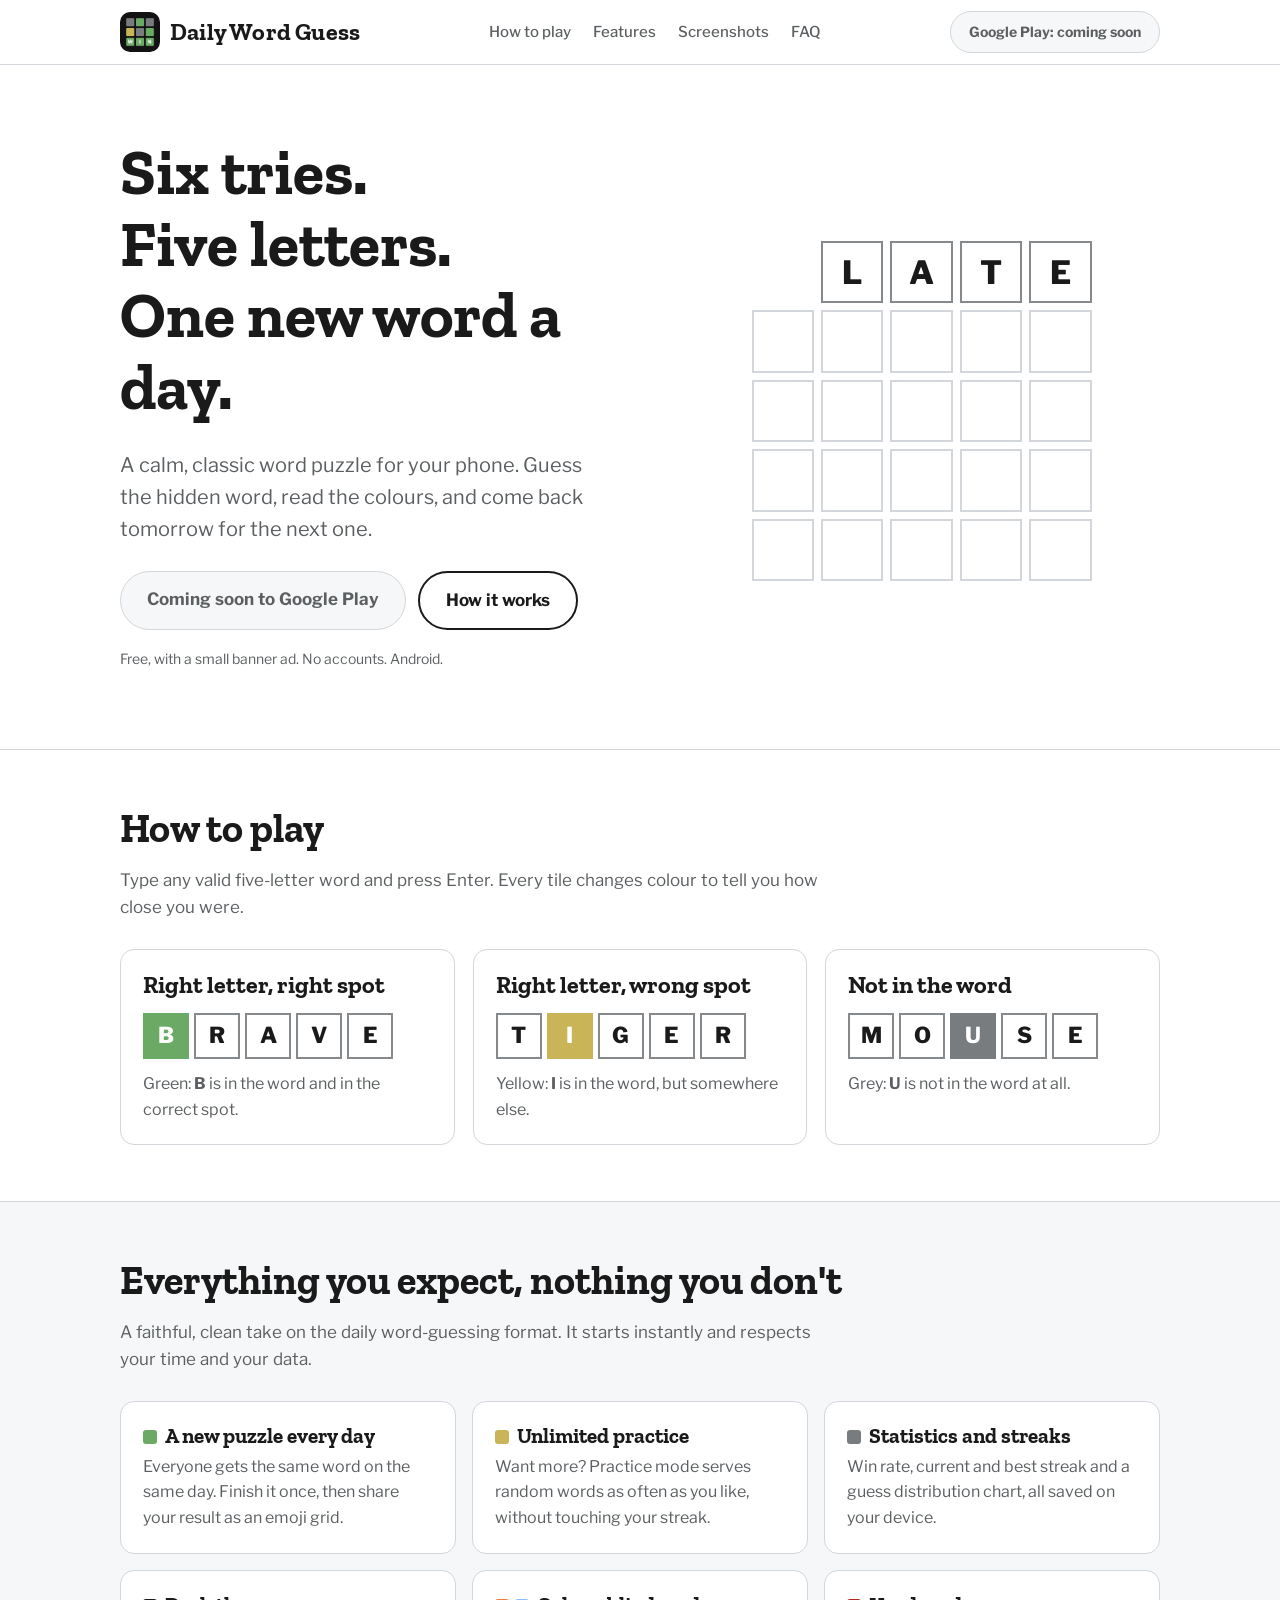
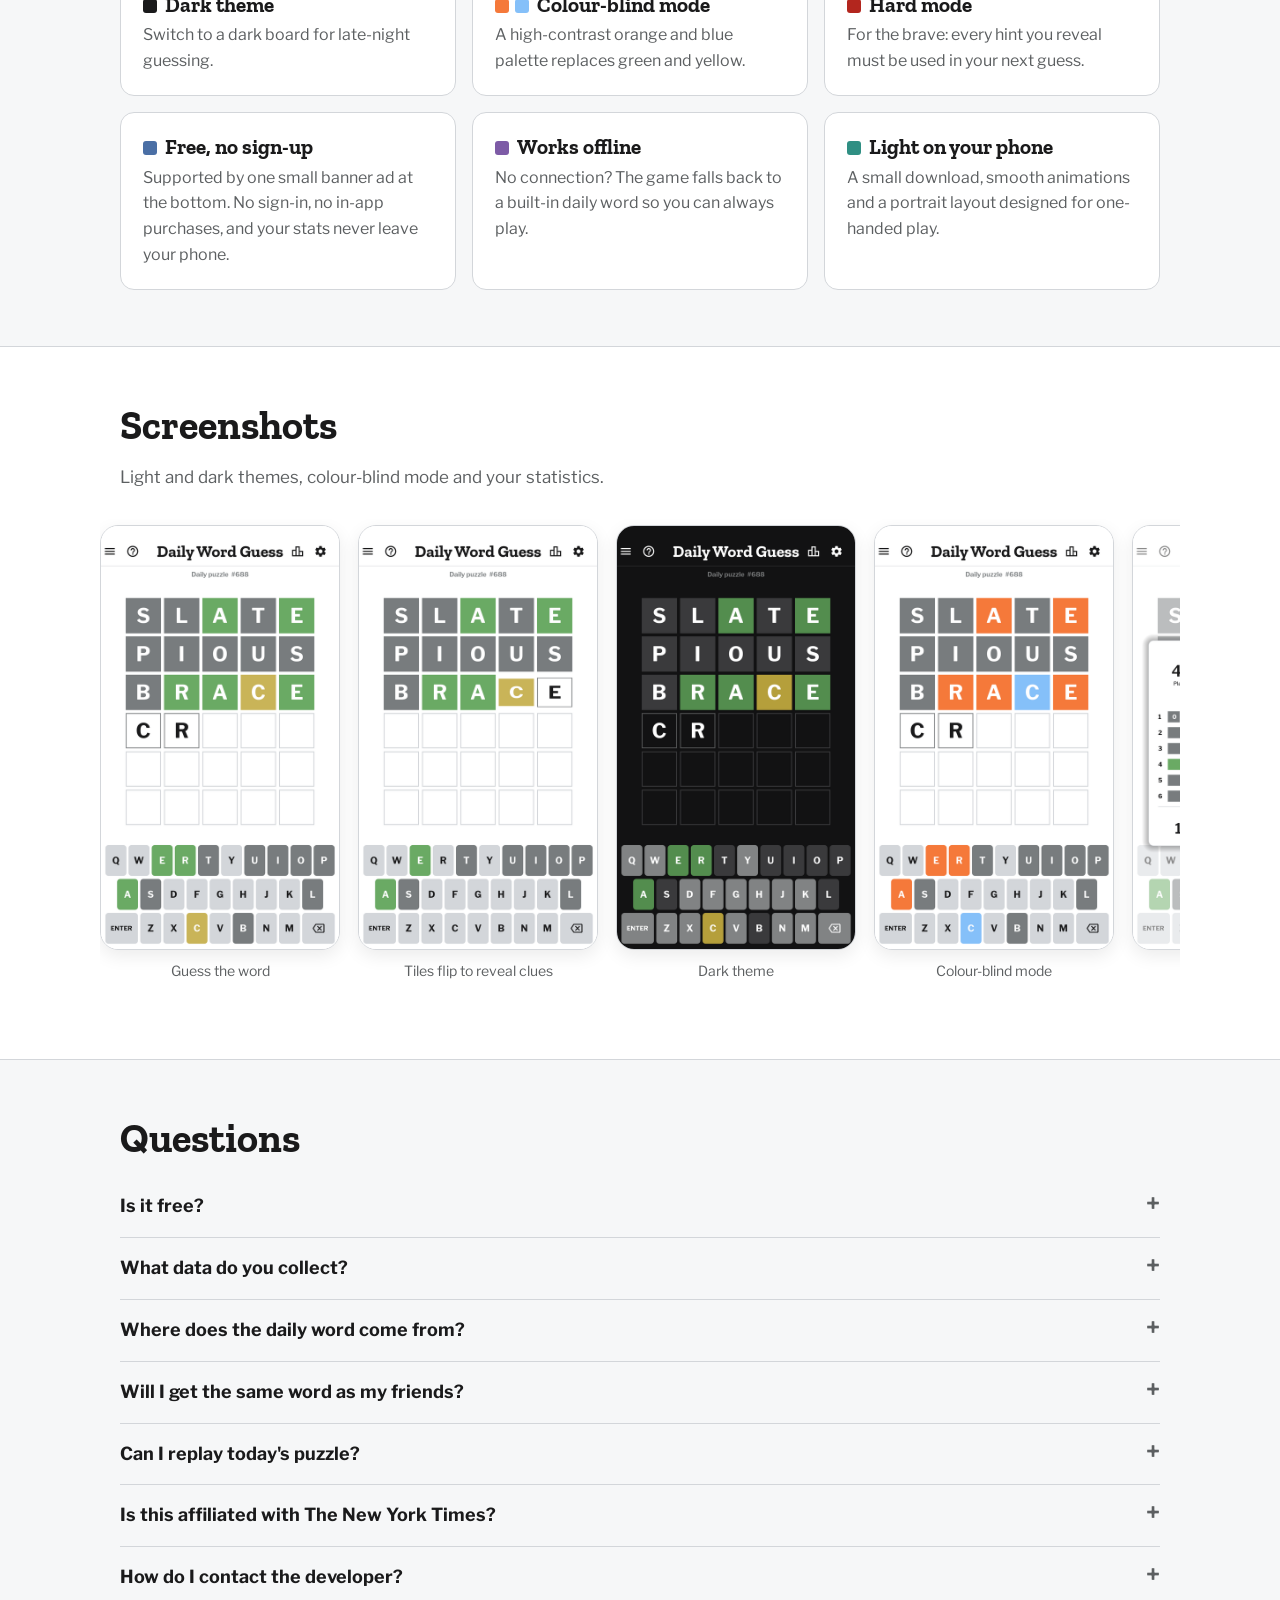
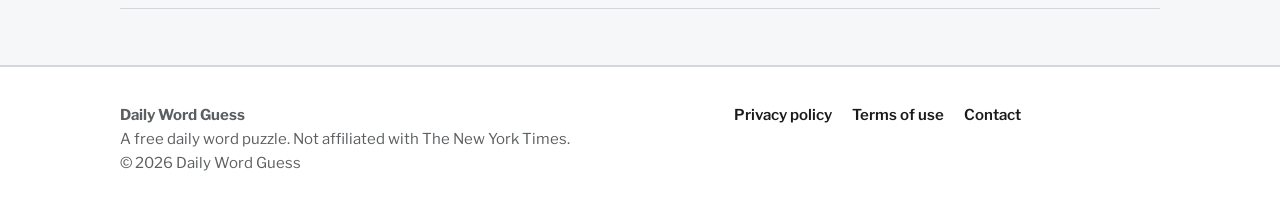
<file: index.html>
<!doctype html>
<html lang="en">
<head>
<meta charset="utf-8">
<meta name="viewport" content="width=device-width, initial-scale=1">
<title>Daily Word Guess - A New 5-Letter Word Puzzle Every Day</title>
<meta name="description" content="Daily Word Guess is a free daily word puzzle for Android. Guess the five-letter word in six tries. One new puzzle every day, unlimited practice, dark mode, hard mode and a colour-blind mode. Free, with a small banner ad. No accounts.">
<meta name="theme-color" content="#ffffff">
<link rel="icon" type="image/png" href="assets/img/favicon.png">
<link rel="apple-touch-icon" href="assets/img/apple-touch-icon.png">
<link rel="canonical" href="https://md-sharik.github.io/daily-word-guess/">
<meta property="og:type" content="website">
<meta property="og:title" content="Daily Word Guess - A New 5-Letter Word Puzzle Every Day">
<meta property="og:description" content="Six tries. Five letters. One new word every day. Free, with a small banner ad. No accounts.">
<meta property="og:image" content="https://md-sharik.github.io/daily-word-guess/assets/img/og.png">
<meta property="og:url" content="https://md-sharik.github.io/daily-word-guess/">
<meta name="twitter:card" content="summary_large_image">
<link rel="preload" href="assets/fonts/ZillaSlab-Bold.ttf" as="font" type="font/ttf" crossorigin>
<link rel="stylesheet" href="assets/css/style.css">
<script type="application/ld+json">
{
  "@context": "https://schema.org",
  "@type": "VideoGame",
  "name": "Daily Word Guess",
  "description": "A free daily five-letter word puzzle. Six tries to guess the word, with a new puzzle every day and unlimited practice rounds.",
  "genre": "Puzzle",
  "gamePlatform": "Android",
  "operatingSystem": "Android",
  "applicationCategory": "GameApplication",
  "image": "https://md-sharik.github.io/daily-word-guess/assets/img/icon-512.png",
  "url": "https://md-sharik.github.io/daily-word-guess/",
  "offers": { "@type": "Offer", "price": "0", "priceCurrency": "USD" }
}
</script>
</head>
<body>
<a class="skip" href="#main">Skip to content</a>

<header class="nav" id="top">
  <div class="wrap nav-in">
    <a class="brand" href="#top" aria-label="Daily Word Guess home">
      <img src="assets/img/icon-180.png" width="40" height="40" alt="">
      <span>Daily Word Guess</span>
    </a>
    <nav class="links" aria-label="Main">
      <a href="#how">How to play</a>
      <a href="#features">Features</a>
      <a href="#screens">Screenshots</a>
      <a href="#faq">FAQ</a>
    </nav>
    <span class="btn btn-sm btn-soon" aria-label="Coming soon to Google Play">Google Play: coming soon</span>
  </div>
</header>

<main id="main">

<section class="hero">
  <div class="wrap hero-in">
    <div>
      <h1>Six tries.<br>Five letters.<br>One new word a day.</h1>
      <p class="lead">A calm, classic word puzzle for your phone. Guess the hidden word, read the colours, and come back tomorrow for the next one.</p>
      <div class="cta">
        <span class="btn btn-soon" aria-label="Coming soon to Google Play">Coming soon to Google Play</span>
        <a class="btn btn-ghost" href="#how">How it works</a>
      </div>
      <p class="fine">Free, with a small banner ad. No accounts. Android.</p>
    </div>
    <div id="board" class="board" role="img" aria-label="Animated example of a five-letter word being guessed in four tries"></div>
  </div>
</section>

<section id="how">
  <div class="wrap">
    <h2>How to play</h2>
    <p class="sub">Type any valid five-letter word and press Enter. Every tile changes colour to tell you how close you were.</p>
    <div class="steps">
      <div class="card">
        <h3>Right letter, right spot</h3>
        <div class="row" aria-hidden="true"><span class="t g">B</span><span class="t f">R</span><span class="t f">A</span><span class="t f">V</span><span class="t f">E</span></div>
        <p>Green: <strong>B</strong> is in the word and in the correct spot.</p>
      </div>
      <div class="card">
        <h3>Right letter, wrong spot</h3>
        <div class="row" aria-hidden="true"><span class="t f">T</span><span class="t y">I</span><span class="t f">G</span><span class="t f">E</span><span class="t f">R</span></div>
        <p>Yellow: <strong>I</strong> is in the word, but somewhere else.</p>
      </div>
      <div class="card">
        <h3>Not in the word</h3>
        <div class="row" aria-hidden="true"><span class="t f">M</span><span class="t f">O</span><span class="t x">U</span><span class="t f">S</span><span class="t f">E</span></div>
        <p>Grey: <strong>U</strong> is not in the word at all.</p>
      </div>
    </div>
  </div>
</section>

<section id="features" class="alt">
  <div class="wrap">
    <h2>Everything you expect, nothing you don't</h2>
    <p class="sub">A faithful, clean take on the daily word-guessing format. It starts instantly and respects your time and your data.</p>
    <div class="feat">
      <div class="card"><h3><span class="dot" style="background:var(--green)"></span>A new puzzle every day</h3><p>Everyone gets the same word on the same day. Finish it once, then share your result as an emoji grid.</p></div>
      <div class="card"><h3><span class="dot" style="background:var(--yellow)"></span>Unlimited practice</h3><p>Want more? Practice mode serves random words as often as you like, without touching your streak.</p></div>
      <div class="card"><h3><span class="dot" style="background:var(--gray)"></span>Statistics and streaks</h3><p>Win rate, current and best streak and a guess distribution chart, all saved on your device.</p></div>
      <div class="card"><h3><span class="dot" style="background:var(--text)"></span>Dark theme</h3><p>Switch to a dark board for late-night guessing.</p></div>
      <div class="card"><h3><span class="dot" style="background:#f5793a"></span><span class="dot" style="background:#85c0f9;margin-left:-2px"></span>Colour-blind mode</h3><p>A high-contrast orange and blue palette replaces green and yellow.</p></div>
      <div class="card"><h3><span class="dot" style="background:#b3261e"></span>Hard mode</h3><p>For the brave: every hint you reveal must be used in your next guess.</p></div>
      <div class="card"><h3><span class="dot" style="background:#4a6fa5"></span>Free, no sign-up</h3><p>Supported by one small banner ad at the bottom. No sign-in, no in-app purchases, and your stats never leave your phone.</p></div>
      <div class="card"><h3><span class="dot" style="background:#7d5ba6"></span>Works offline</h3><p>No connection? The game falls back to a built-in daily word so you can always play.</p></div>
      <div class="card"><h3><span class="dot" style="background:#2f8f83"></span>Light on your phone</h3><p>A small download, smooth animations and a portrait layout designed for one-handed play.</p></div>
    </div>
  </div>
</section>

<section id="screens">
  <div class="wrap">
    <h2>Screenshots</h2>
    <p class="sub">Light and dark themes, colour-blind mode and your statistics.</p>
    <div class="shots">
      <figure><img src="assets/img/app1.png" width="540" height="960" loading="lazy" alt="A game in progress with three guesses on the board"><figcaption>Guess the word</figcaption></figure>
      <figure><img src="assets/img/app2.png" width="540" height="960" loading="lazy" alt="Tiles flipping to reveal clues"><figcaption>Tiles flip to reveal clues</figcaption></figure>
      <figure><img src="assets/img/app3.png" width="540" height="960" loading="lazy" alt="The dark theme"><figcaption>Dark theme</figcaption></figure>
      <figure><img src="assets/img/app4.png" width="540" height="960" loading="lazy" alt="High-contrast colour-blind mode with orange and blue tiles"><figcaption>Colour-blind mode</figcaption></figure>
      <figure><img src="assets/img/app5.png" width="540" height="960" loading="lazy" alt="The statistics dialog with a guess distribution chart"><figcaption>Statistics</figcaption></figure>
      <figure><img src="assets/img/app6.png" width="540" height="960" loading="lazy" alt="Practice mode in dark theme"><figcaption>Practice mode</figcaption></figure>
    </div>
  </div>
</section>

<section id="faq" class="alt">
  <div class="wrap">
    <h2>Questions</h2>
    <details><summary>Is it free?</summary><p>Yes. The game is supported by a single small banner ad at the bottom of the screen. There are no in-app purchases, no subscriptions and no full-screen ads.</p></details>
    <details><summary>What data do you collect?</summary><p>We collect nothing ourselves: there are no accounts and no analytics, and your settings and statistics are stored only on your device. The banner ad is served by Google AdMob, which may use device identifiers and approximate location as explained in the privacy policy. Read the full <a href="privacy.html">privacy policy</a>.</p></details>
    <details><summary>Where does the daily word come from?</summary><p>The app asks a third-party word service for today's word, once per day. Like any web request, that service can see your IP address. If it can't be reached, the app uses a built-in word for that date instead, so you can always play. The <a href="privacy.html">privacy policy</a> explains this in detail.</p></details>
    <details><summary>Will I get the same word as my friends?</summary><p>Usually yes, when the daily word can be fetched. When you are offline, the built-in word for the day is used, and it may differ from the one your friends get online.</p></details>
    <details><summary>Can I replay today's puzzle?</summary><p>No. Once you finish the daily puzzle, it is locked until tomorrow, but practice mode is always available.</p></details>
    <details><summary>Is this affiliated with The New York Times?</summary><p>No. Daily Word Guess is an independent game and is not affiliated with, endorsed by or sponsored by The New York Times Company or any other word-game publisher.</p></details>
    <details><summary>How do I contact the developer?</summary><p>Email <a href="mailto:md.sharik5012@gmail.com">md.sharik5012@gmail.com</a>.</p></details>
  </div>
</section>

</main>

<footer>
  <div class="wrap foot">
    <div>
      <strong>Daily Word Guess</strong><br>
      A free daily word puzzle. Not affiliated with The New York Times.<br>
      &copy; <span id="yr">2026</span> Daily Word Guess
    </div>
    <nav aria-label="Legal">
      <a href="privacy.html">Privacy policy</a>
      <a href="terms.html">Terms of use</a>
      <a href="mailto:md.sharik5012@gmail.com">Contact</a>
    </nav>
  </div>
</footer>
<script>document.getElementById("yr").textContent = new Date().getFullYear();</script>
<script src="assets/js/main.js" defer></script>
</body>
</html>
</file>
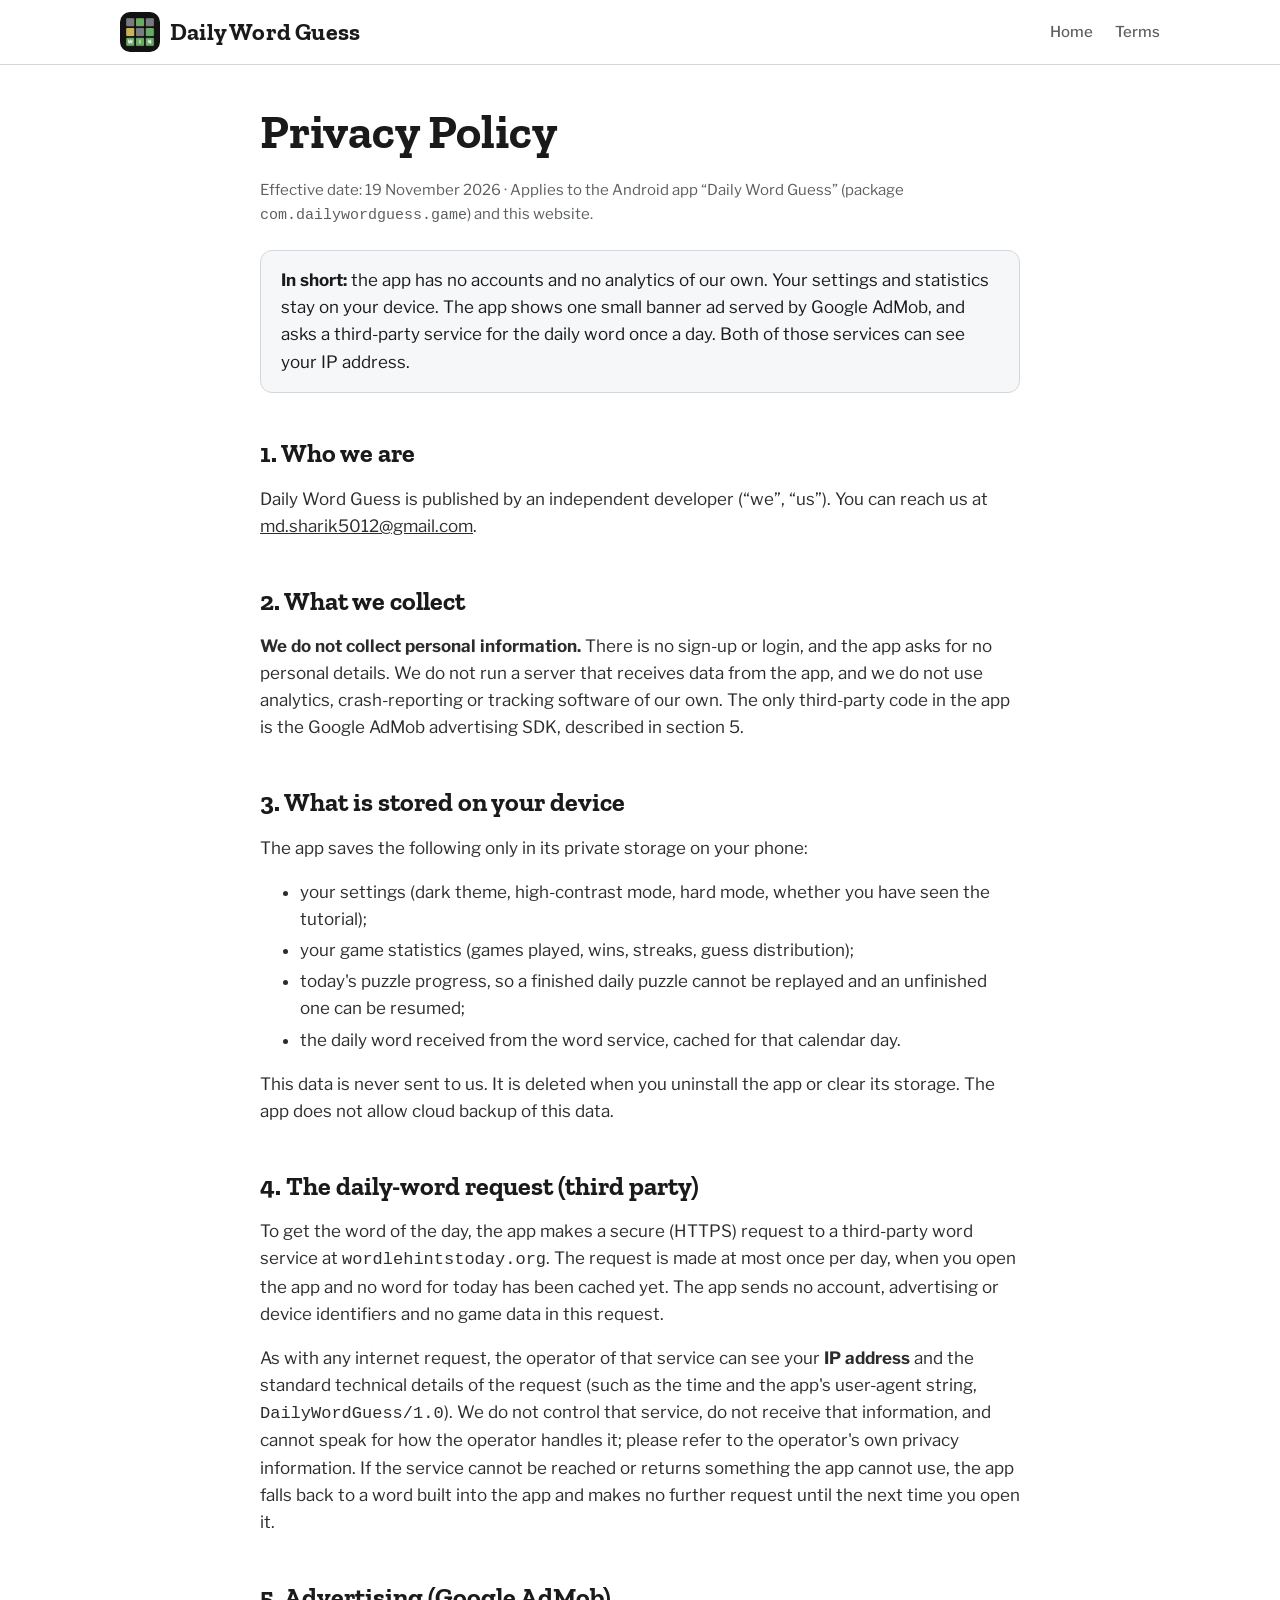
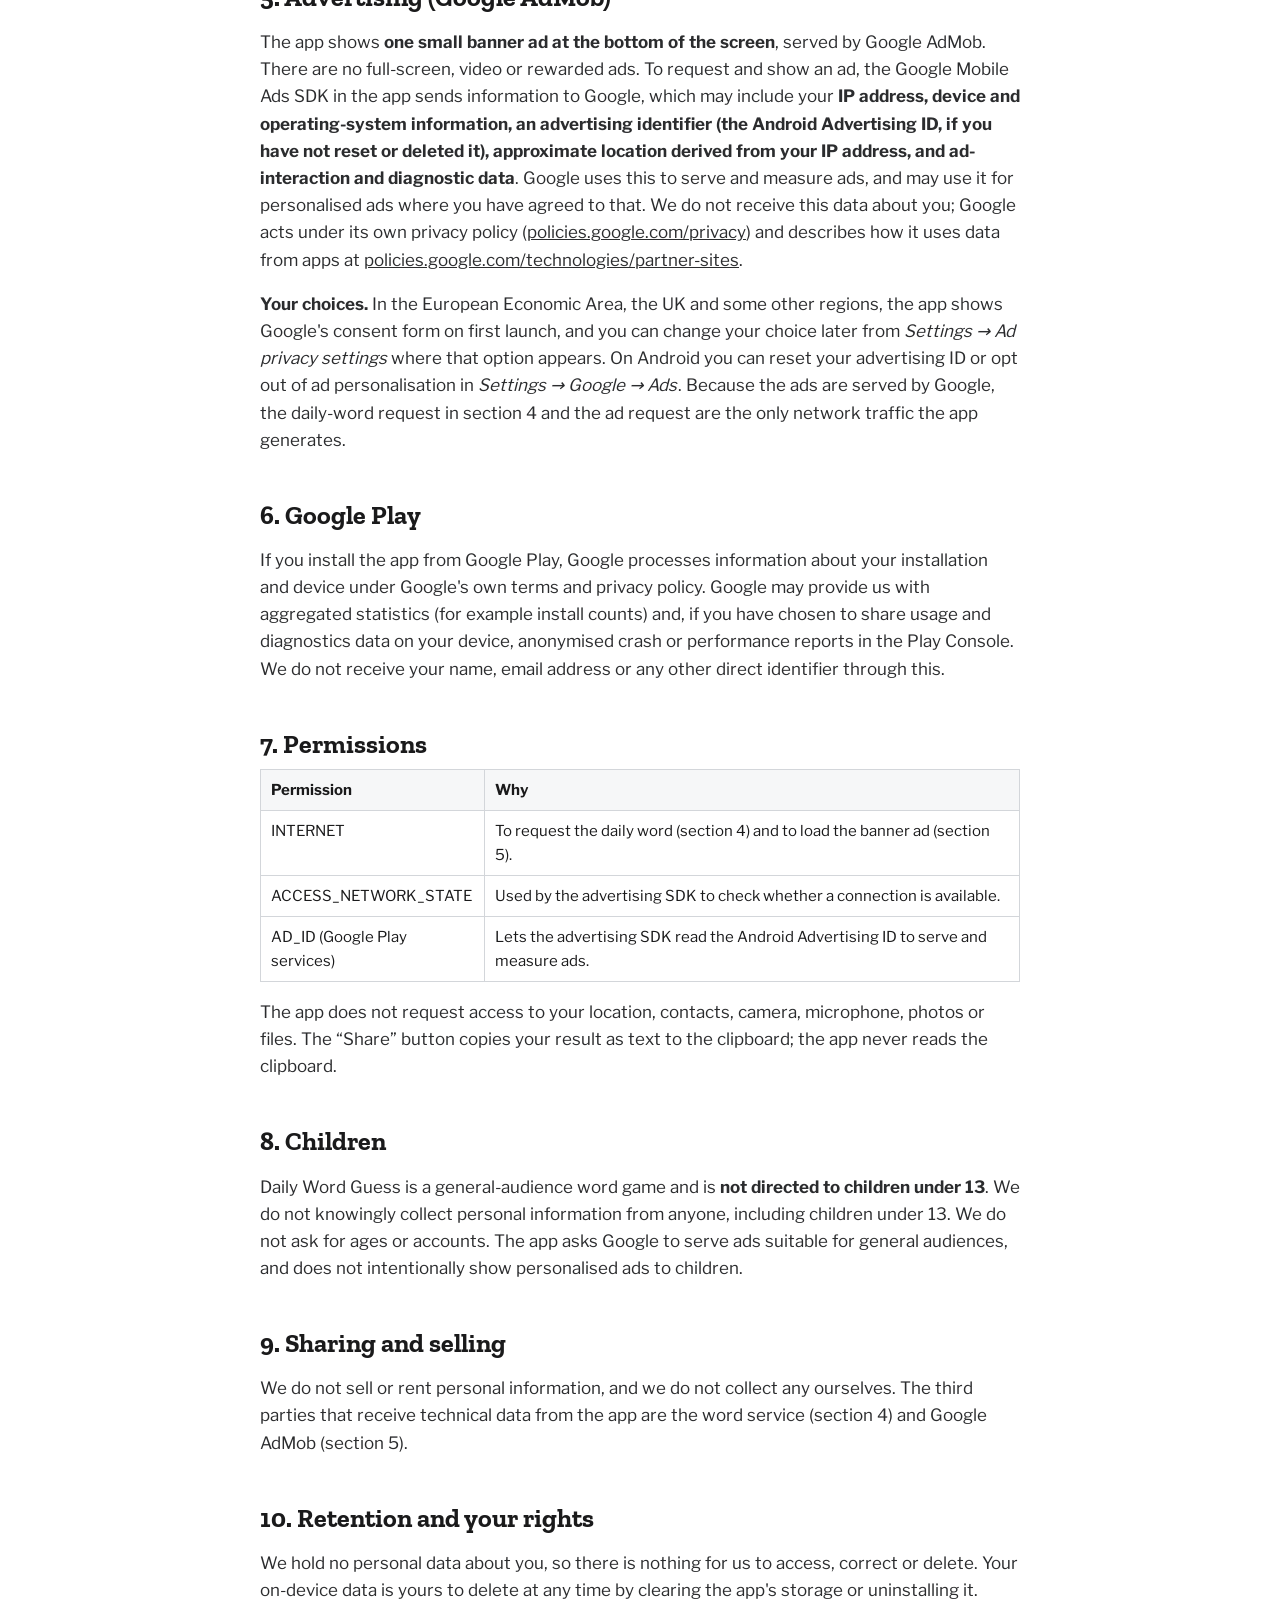
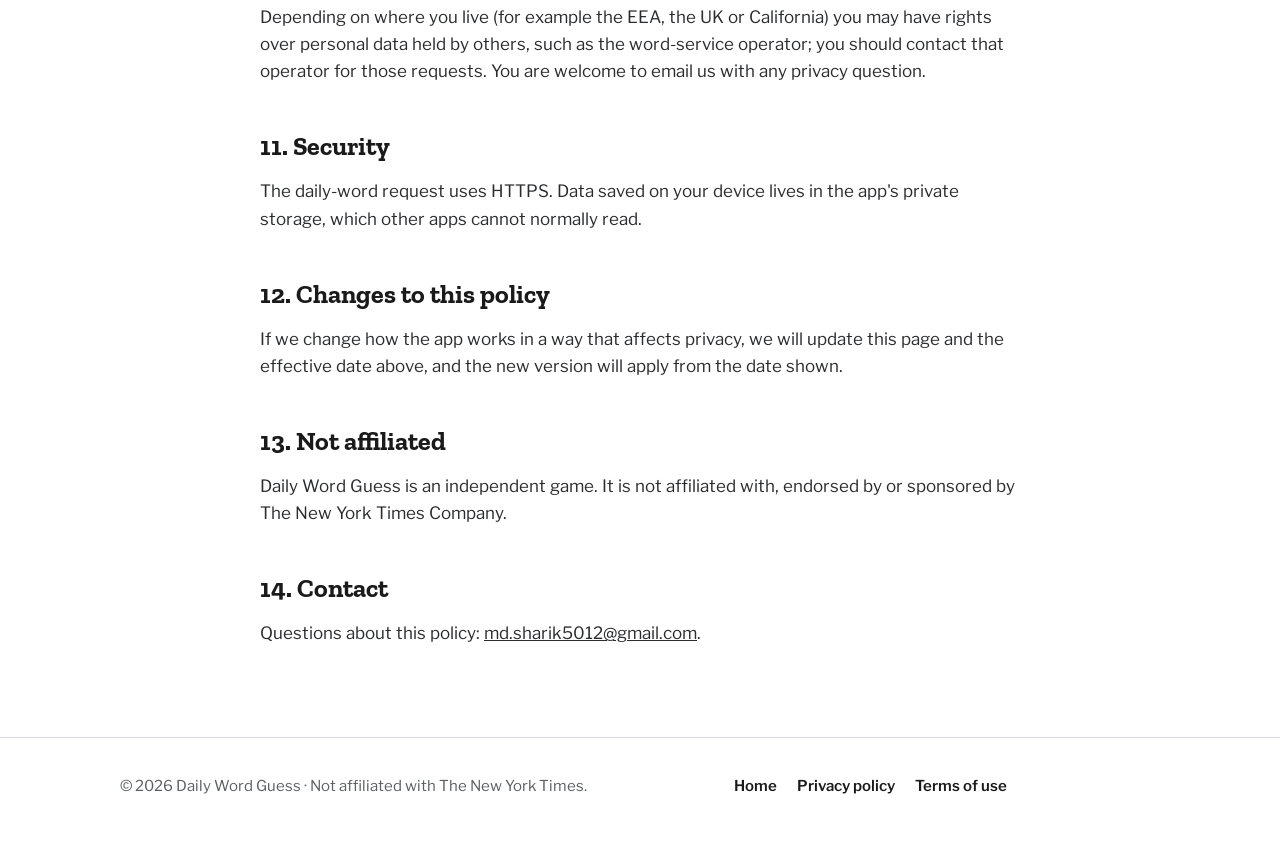
<file: privacy.html>
<!doctype html>
<html lang="en">
<head>
<meta charset="utf-8">
<meta name="viewport" content="width=device-width, initial-scale=1">
<title>Privacy Policy - Daily Word Guess</title>
<meta name="description" content="Privacy policy for the Daily Word Guess Android app: no accounts, no analytics, one small banner ad served by Google AdMob. Statistics stay on your device; the daily word is requested from a third-party service.">
<meta name="theme-color" content="#ffffff">
<link rel="icon" type="image/png" href="assets/img/favicon.png">
<link rel="canonical" href="https://md-sharik.github.io/daily-word-guess/privacy.html">
<link rel="stylesheet" href="assets/css/style.css">
</head>
<body>
<header class="nav">
  <div class="wrap nav-in">
    <a class="brand" href="./" aria-label="Daily Word Guess home"><img src="assets/img/icon-180.png" width="40" height="40" alt=""><span>Daily Word Guess</span></a>
    <nav class="links" aria-label="Main"><a href="./">Home</a><a href="terms.html">Terms</a></nav>
  </div>
</header>
<main class="wrap doc">
<h1>Privacy Policy</h1>
<p class="meta">Effective date: 19 November 2026 &middot; Applies to the Android app &ldquo;Daily Word Guess&rdquo; (package <code>com.dailywordguess.game</code>) and this website.</p>

<div class="box"><strong>In short:</strong> the app has no accounts and no analytics of our own. Your settings and statistics stay on your device. The app shows one small banner ad served by Google AdMob, and asks a third-party service for the daily word once a day. Both of those services can see your IP address.</div>

<h2>1. Who we are</h2>
<p>Daily Word Guess is published by an independent developer (&ldquo;we&rdquo;, &ldquo;us&rdquo;). You can reach us at <a href="mailto:md.sharik5012@gmail.com">md.sharik5012@gmail.com</a>.</p>

<h2>2. What we collect</h2>
<p><strong>We do not collect personal information.</strong> There is no sign-up or login, and the app asks for no personal details. We do not run a server that receives data from the app, and we do not use analytics, crash-reporting or tracking software of our own. The only third-party code in the app is the Google AdMob advertising SDK, described in section 5.</p>

<h2>3. What is stored on your device</h2>
<p>The app saves the following only in its private storage on your phone:</p>
<ul>
  <li>your settings (dark theme, high-contrast mode, hard mode, whether you have seen the tutorial);</li>
  <li>your game statistics (games played, wins, streaks, guess distribution);</li>
  <li>today's puzzle progress, so a finished daily puzzle cannot be replayed and an unfinished one can be resumed;</li>
  <li>the daily word received from the word service, cached for that calendar day.</li>
</ul>
<p>This data is never sent to us. It is deleted when you uninstall the app or clear its storage. The app does not allow cloud backup of this data.</p>

<h2>4. The daily-word request (third party)</h2>
<p>To get the word of the day, the app makes a secure (HTTPS) request to a third-party word service at <code>wordlehintstoday.org</code>. The request is made at most once per day, when you open the app and no word for today has been cached yet. The app sends no account, advertising or device identifiers and no game data in this request.</p>
<p>As with any internet request, the operator of that service can see your <strong>IP address</strong> and the standard technical details of the request (such as the time and the app's user-agent string, <code>DailyWordGuess/1.0</code>). We do not control that service, do not receive that information, and cannot speak for how the operator handles it; please refer to the operator's own privacy information. If the service cannot be reached or returns something the app cannot use, the app falls back to a word built into the app and makes no further request until the next time you open it.</p>

<h2>5. Advertising (Google AdMob)</h2>
<p>The app shows <strong>one small banner ad at the bottom of the screen</strong>, served by Google AdMob. There are no full-screen, video or rewarded ads. To request and show an ad, the Google Mobile Ads SDK in the app sends information to Google, which may include your <strong>IP address, device and operating-system information, an advertising identifier (the Android Advertising ID, if you have not reset or deleted it), approximate location derived from your IP address, and ad-interaction and diagnostic data</strong>. Google uses this to serve and measure ads, and may use it for personalised ads where you have agreed to that. We do not receive this data about you; Google acts under its own privacy policy (<a href="https://policies.google.com/privacy" rel="noopener">policies.google.com/privacy</a>) and describes how it uses data from apps at <a href="https://policies.google.com/technologies/partner-sites" rel="noopener">policies.google.com/technologies/partner-sites</a>.</p>
<p><strong>Your choices.</strong> In the European Economic Area, the UK and some other regions, the app shows Google's consent form on first launch, and you can change your choice later from <em>Settings &rarr; Ad privacy settings</em> where that option appears. On Android you can reset your advertising ID or opt out of ad personalisation in <em>Settings &rarr; Google &rarr; Ads</em>. Because the ads are served by Google, the daily-word request in section 4 and the ad request are the only network traffic the app generates.</p>

<h2>6. Google Play</h2>
<p>If you install the app from Google Play, Google processes information about your installation and device under Google's own terms and privacy policy. Google may provide us with aggregated statistics (for example install counts) and, if you have chosen to share usage and diagnostics data on your device, anonymised crash or performance reports in the Play Console. We do not receive your name, email address or any other direct identifier through this.</p>

<h2>7. Permissions</h2>
<table>
  <thead><tr><th>Permission</th><th>Why</th></tr></thead>
  <tbody>
    <tr><td>INTERNET</td><td>To request the daily word (section 4) and to load the banner ad (section 5).</td></tr>
    <tr><td>ACCESS_NETWORK_STATE</td><td>Used by the advertising SDK to check whether a connection is available.</td></tr>
    <tr><td>AD_ID (Google Play services)</td><td>Lets the advertising SDK read the Android Advertising ID to serve and measure ads.</td></tr>
  </tbody>
</table>
<p>The app does not request access to your location, contacts, camera, microphone, photos or files. The &ldquo;Share&rdquo; button copies your result as text to the clipboard; the app never reads the clipboard.</p>

<h2>8. Children</h2>
<p>Daily Word Guess is a general-audience word game and is <strong>not directed to children under 13</strong>. We do not knowingly collect personal information from anyone, including children under 13. We do not ask for ages or accounts. The app asks Google to serve ads suitable for general audiences, and does not intentionally show personalised ads to children.</p>

<h2>9. Sharing and selling</h2>
<p>We do not sell or rent personal information, and we do not collect any ourselves. The third parties that receive technical data from the app are the word service (section 4) and Google AdMob (section 5).</p>

<h2>10. Retention and your rights</h2>
<p>We hold no personal data about you, so there is nothing for us to access, correct or delete. Your on-device data is yours to delete at any time by clearing the app's storage or uninstalling it. Depending on where you live (for example the EEA, the UK or California) you may have rights over personal data held by others, such as the word-service operator; you should contact that operator for those requests. You are welcome to email us with any privacy question.</p>

<h2>11. Security</h2>
<p>The daily-word request uses HTTPS. Data saved on your device lives in the app's private storage, which other apps cannot normally read.</p>

<h2>12. Changes to this policy</h2>
<p>If we change how the app works in a way that affects privacy, we will update this page and the effective date above, and the new version will apply from the date shown.</p>

<h2>13. Not affiliated</h2>
<p>Daily Word Guess is an independent game. It is not affiliated with, endorsed by or sponsored by The New York Times Company.</p>

<h2>14. Contact</h2>
<p>Questions about this policy: <a href="mailto:md.sharik5012@gmail.com">md.sharik5012@gmail.com</a>.</p>
</main>
<footer>
  <div class="wrap foot">
    <div>&copy; <span id="yr">2026</span> Daily Word Guess &middot; Not affiliated with The New York Times.</div>
    <nav aria-label="Legal"><a href="./">Home</a><a href="privacy.html">Privacy policy</a><a href="terms.html">Terms of use</a></nav>
  </div>
</footer>
<script>document.getElementById("yr").textContent = new Date().getFullYear();</script>
</body>
</html>
</file>
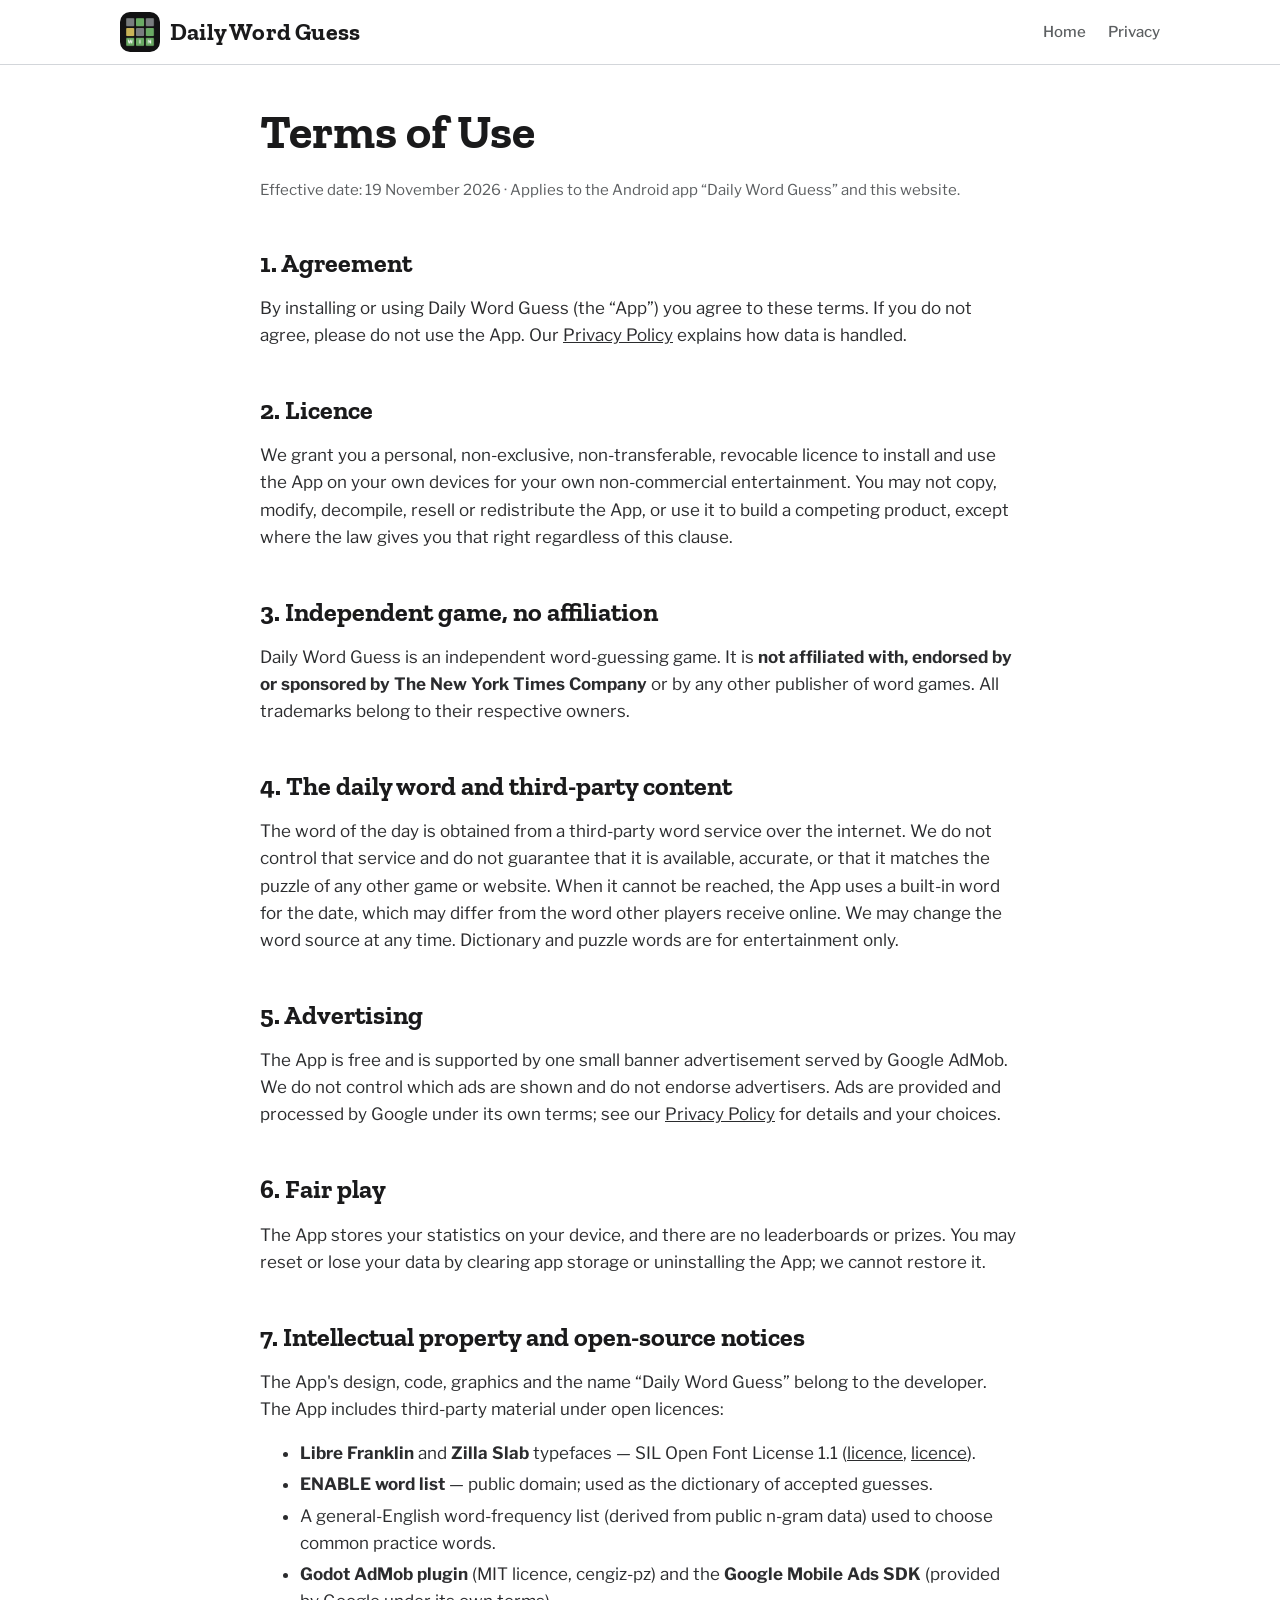
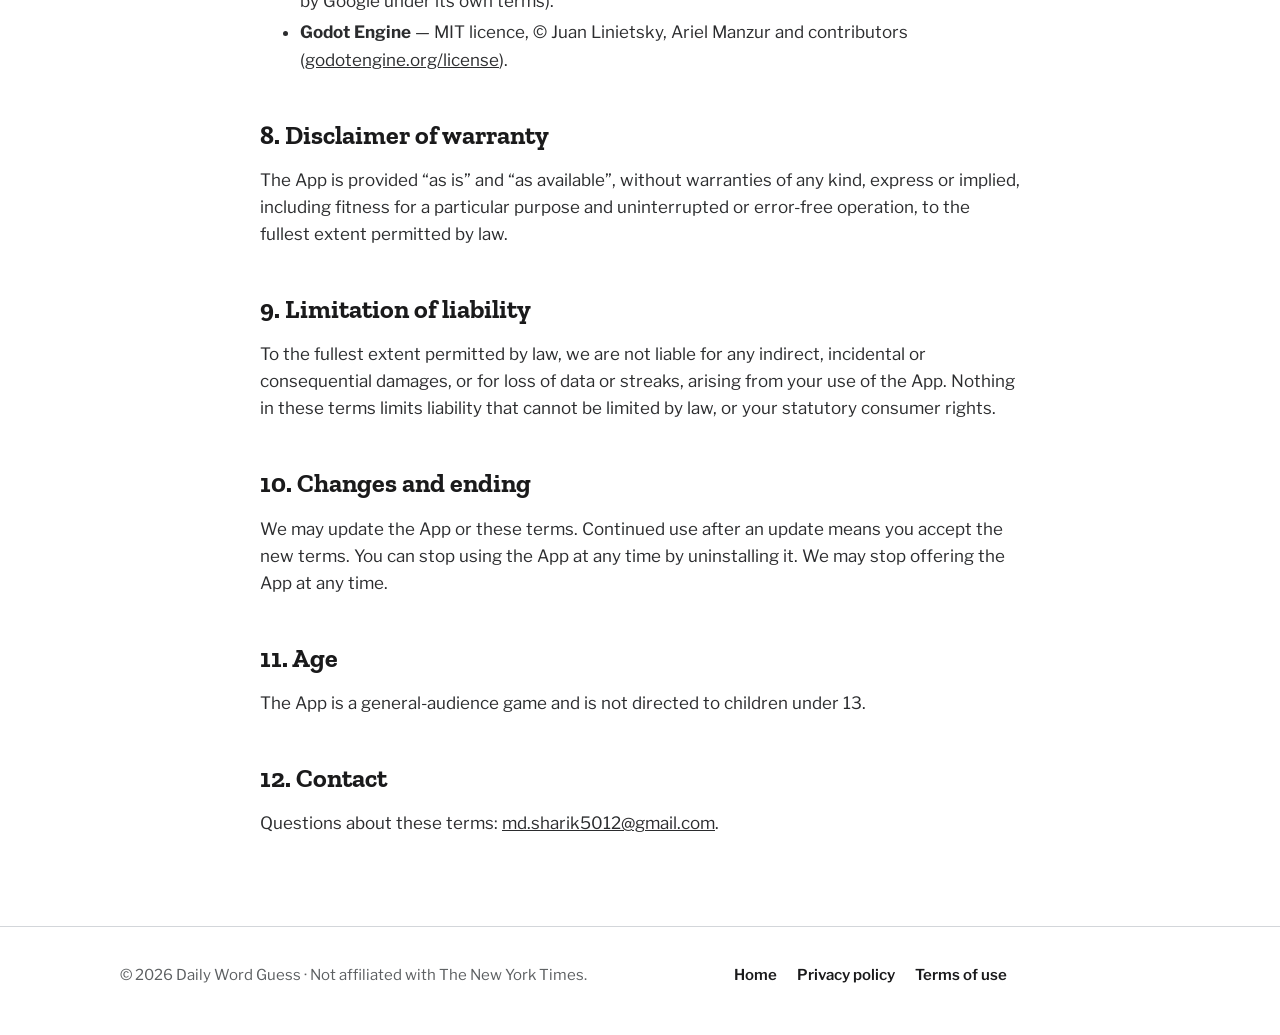
<file: terms.html>
<!doctype html>
<html lang="en">
<head>
<meta charset="utf-8">
<meta name="viewport" content="width=device-width, initial-scale=1">
<title>Terms of Use - Daily Word Guess</title>
<meta name="description" content="Terms of use for the Daily Word Guess Android app and website.">
<meta name="theme-color" content="#ffffff">
<link rel="icon" type="image/png" href="assets/img/favicon.png">
<link rel="canonical" href="https://md-sharik.github.io/daily-word-guess/terms.html">
<link rel="stylesheet" href="assets/css/style.css">
</head>
<body>
<header class="nav">
  <div class="wrap nav-in">
    <a class="brand" href="./" aria-label="Daily Word Guess home"><img src="assets/img/icon-180.png" width="40" height="40" alt=""><span>Daily Word Guess</span></a>
    <nav class="links" aria-label="Main"><a href="./">Home</a><a href="privacy.html">Privacy</a></nav>
  </div>
</header>
<main class="wrap doc">
<h1>Terms of Use</h1>
<p class="meta">Effective date: 19 November 2026 &middot; Applies to the Android app &ldquo;Daily Word Guess&rdquo; and this website.</p>

<h2>1. Agreement</h2>
<p>By installing or using Daily Word Guess (the &ldquo;App&rdquo;) you agree to these terms. If you do not agree, please do not use the App. Our <a href="privacy.html">Privacy Policy</a> explains how data is handled.</p>

<h2>2. Licence</h2>
<p>We grant you a personal, non-exclusive, non-transferable, revocable licence to install and use the App on your own devices for your own non-commercial entertainment. You may not copy, modify, decompile, resell or redistribute the App, or use it to build a competing product, except where the law gives you that right regardless of this clause.</p>

<h2>3. Independent game, no affiliation</h2>
<p>Daily Word Guess is an independent word-guessing game. It is <strong>not affiliated with, endorsed by or sponsored by The New York Times Company</strong> or by any other publisher of word games. All trademarks belong to their respective owners.</p>

<h2>4. The daily word and third-party content</h2>
<p>The word of the day is obtained from a third-party word service over the internet. We do not control that service and do not guarantee that it is available, accurate, or that it matches the puzzle of any other game or website. When it cannot be reached, the App uses a built-in word for the date, which may differ from the word other players receive online. We may change the word source at any time. Dictionary and puzzle words are for entertainment only.</p>

<h2>5. Advertising</h2>
<p>The App is free and is supported by one small banner advertisement served by Google AdMob. We do not control which ads are shown and do not endorse advertisers. Ads are provided and processed by Google under its own terms; see our <a href="privacy.html">Privacy Policy</a> for details and your choices.</p>

<h2>6. Fair play</h2>
<p>The App stores your statistics on your device, and there are no leaderboards or prizes. You may reset or lose your data by clearing app storage or uninstalling the App; we cannot restore it.</p>

<h2>7. Intellectual property and open-source notices</h2>
<p>The App's design, code, graphics and the name &ldquo;Daily Word Guess&rdquo; belong to the developer. The App includes third-party material under open licences:</p>
<ul>
  <li><strong>Libre Franklin</strong> and <strong>Zilla Slab</strong> typefaces &mdash; SIL Open Font License 1.1 (<a href="assets/fonts/OFL-LibreFranklin.txt">licence</a>, <a href="assets/fonts/OFL-ZillaSlab.txt">licence</a>).</li>
  <li><strong>ENABLE word list</strong> &mdash; public domain; used as the dictionary of accepted guesses.</li>
  <li>A general-English word-frequency list (derived from public n-gram data) used to choose common practice words.</li>
  <li><strong>Godot AdMob plugin</strong> (MIT licence, cengiz-pz) and the <strong>Google Mobile Ads SDK</strong> (provided by Google under its own terms).</li>
  <li><strong>Godot Engine</strong> &mdash; MIT licence, &copy; Juan Linietsky, Ariel Manzur and contributors (<a href="https://godotengine.org/license/" rel="noopener">godotengine.org/license</a>).</li>
</ul>

<h2>8. Disclaimer of warranty</h2>
<p>The App is provided &ldquo;as is&rdquo; and &ldquo;as available&rdquo;, without warranties of any kind, express or implied, including fitness for a particular purpose and uninterrupted or error-free operation, to the fullest extent permitted by law.</p>

<h2>9. Limitation of liability</h2>
<p>To the fullest extent permitted by law, we are not liable for any indirect, incidental or consequential damages, or for loss of data or streaks, arising from your use of the App. Nothing in these terms limits liability that cannot be limited by law, or your statutory consumer rights.</p>

<h2>10. Changes and ending</h2>
<p>We may update the App or these terms. Continued use after an update means you accept the new terms. You can stop using the App at any time by uninstalling it. We may stop offering the App at any time.</p>

<h2>11. Age</h2>
<p>The App is a general-audience game and is not directed to children under 13.</p>

<h2>12. Contact</h2>
<p>Questions about these terms: <a href="mailto:md.sharik5012@gmail.com">md.sharik5012@gmail.com</a>.</p>
</main>
<footer>
  <div class="wrap foot">
    <div>&copy; <span id="yr">2026</span> Daily Word Guess &middot; Not affiliated with The New York Times.</div>
    <nav aria-label="Legal"><a href="./">Home</a><a href="privacy.html">Privacy policy</a><a href="terms.html">Terms of use</a></nav>
  </div>
</footer>
<script>document.getElementById("yr").textContent = new Date().getFullYear();</script>
</body>
</html>
</file>
<file: assets/css/style.css>
/* Daily Word Guess - landing page. Classic white look. Fonts: Zilla Slab + Libre Franklin (SIL OFL 1.1) */
@font-face { font-family: "Zilla Slab"; src: url("../fonts/ZillaSlab-Bold.ttf") format("truetype"); font-weight: 700; font-display: swap; }
@font-face { font-family: "Libre Franklin"; src: url("../fonts/LibreFranklin.ttf") format("truetype"); font-weight: 100 900; font-display: swap; }

:root {
  --bg: #ffffff; --text: #1a1a1b; --muted: #5c5f61; --line: #d3d6da; --soft: #f6f7f8;
  --green: #6aaa64; --yellow: #c9b458; --gray: #787c7e;
  --slab: "Zilla Slab", Georgia, "Times New Roman", serif;
  --sans: "Libre Franklin", system-ui, -apple-system, "Segoe UI", Roboto, Arial, sans-serif;
}
*, *::before, *::after { box-sizing: border-box; }
html { scroll-behavior: smooth; -webkit-text-size-adjust: 100%; }
body { margin: 0; background: var(--bg); color: var(--text); font-family: var(--sans); line-height: 1.6; font-size: 17px; }
img { max-width: 100%; height: auto; display: block; }
a { color: inherit; }
.wrap { width: 100%; max-width: 1080px; margin: 0 auto; padding: 0 20px; }
.skip { position: absolute; left: -999px; top: 0; background: #000; color: #fff; padding: 8px 14px; z-index: 50; }
.skip:focus { left: 8px; top: 8px; }

/* header */
.nav { position: sticky; top: 0; z-index: 20; background: rgba(255,255,255,.94); backdrop-filter: blur(8px); border-bottom: 1px solid var(--line); }
.nav-in { display: flex; align-items: center; justify-content: space-between; gap: 16px; min-height: 64px; }
.brand { display: flex; align-items: center; gap: 10px; text-decoration: none; font-family: var(--slab); font-weight: 700; font-size: 24px; letter-spacing: .2px; }
.brand { white-space: nowrap; }
.brand img { border-radius: 10px; }
.nav .btn-soon { display: none; }
@media (min-width: 560px) { .nav .btn-soon { display: inline-block; } }
.links { display: none; gap: 22px; font-weight: 500; font-size: 15px; }
.links a { text-decoration: none; color: var(--muted); }
.links a:hover { color: var(--text); }
@media (min-width: 760px) { .links { display: flex; } }

.btn { display: inline-block; background: var(--text); color: #fff; text-decoration: none; font-weight: 700; padding: 14px 26px; border-radius: 999px; border: 0; font-size: 17px; cursor: pointer; }
.btn:hover { background: #000; }
.btn-sm { padding: 9px 18px; font-size: 14px; }
.btn-soon { background: var(--soft); color: var(--muted); border: 1px solid var(--line); cursor: default; }
.btn-soon:hover { background: var(--soft); }
.btn-ghost { background: #fff; color: var(--text); border: 2px solid var(--text); }
.btn-ghost:hover { background: var(--soft); }

/* hero */
.hero { padding: 48px 0 40px; border-bottom: 1px solid var(--line); }
.hero-in { display: grid; gap: 36px; align-items: center; }
@media (min-width: 860px) { .hero-in { grid-template-columns: 1.05fr .95fr; } .hero { padding: 72px 0 64px; } }
h1, h2, h3 { font-family: var(--slab); line-height: 1.12; margin: 0 0 .4em; font-weight: 700; }
h1 { font-size: clamp(40px, 7.4vw, 64px); text-wrap: balance; }
h2 { font-size: clamp(30px, 4.6vw, 40px); }
h3 { font-size: 24px; }
.lead { font-size: 20px; color: var(--muted); max-width: 34ch; margin: 0 0 26px; }
.cta { display: flex; flex-wrap: wrap; gap: 12px; }
.fine { font-size: 14px; color: var(--muted); margin-top: 18px; }

/* tiles */
.board { display: grid; grid-template-columns: repeat(5, 1fr); gap: 7px; width: min(100%, 340px); margin: 0 auto; }
.board .t, .row .t { aspect-ratio: 1; display: grid; place-items: center; font-weight: 800; font-size: clamp(22px, 6vw, 32px); text-transform: uppercase; border: 2px solid var(--line); color: var(--text); background: #fff; user-select: none; }
.t.f { border-color: #878a8c; }
.t.g { background: var(--green); border-color: var(--green); color: #fff; }
.t.y { background: var(--yellow); border-color: var(--yellow); color: #fff; }
.t.x { background: var(--gray); border-color: var(--gray); color: #fff; }
.t.flip { transform: scaleY(0); }
.t.anim { transition: transform .25s ease; }
.t.pop { animation: pop .12s ease; }
@keyframes pop { 50% { transform: scale(1.12); } }

section { padding: 56px 0; scroll-margin-top: 64px; }
.alt { background: var(--soft); border-top: 1px solid var(--line); border-bottom: 1px solid var(--line); }
.sub { color: var(--muted); max-width: 60ch; margin: 0 0 28px; }

/* how */
.steps { display: grid; gap: 18px; }
@media (min-width: 760px) { .steps { grid-template-columns: repeat(3, 1fr); } }
.card { background: #fff; border: 1px solid var(--line); border-radius: 14px; padding: 22px; }
.row { display: flex; gap: 5px; margin: 14px 0 12px; }
.row .t { width: 46px; font-size: 22px; flex: none; }
.card p { margin: 0; color: var(--muted); font-size: 16px; }

/* features */
.feat { display: grid; gap: 16px; }
@media (min-width: 640px) { .feat { grid-template-columns: repeat(2, 1fr); } }
@media (min-width: 960px) { .feat { grid-template-columns: repeat(3, 1fr); } }
.feat .card h3 { font-size: 21px; margin-bottom: 6px; }
.dot { display: inline-block; width: 14px; height: 14px; border-radius: 3px; margin-right: 8px; vertical-align: -1px; }

/* screens */
.shots { display: flex; gap: 18px; overflow-x: auto; padding: 6px 20px 20px; margin: 0 -20px; scroll-snap-type: x mandatory; }
.shots figure { margin: 0; flex: 0 0 220px; scroll-snap-align: start; }
.shots img { border-radius: 18px; border: 1px solid var(--line); box-shadow: 0 6px 18px rgba(0,0,0,.08); }
.shots figcaption { font-size: 14px; color: var(--muted); margin-top: 10px; text-align: center; }
@media (min-width: 900px) { .shots figure { flex-basis: 240px; } }

/* faq */
details { border-bottom: 1px solid var(--line); padding: 16px 0; }
summary { cursor: pointer; font-weight: 700; font-size: 18px; list-style: none; display: flex; justify-content: space-between; gap: 12px; }
summary::-webkit-details-marker { display: none; }
summary::after { content: "+"; font-size: 24px; line-height: 1; color: var(--muted); }
details[open] summary::after { content: "\2212"; }
details p { margin: 10px 0 0; color: var(--muted); }

/* footer */
footer { border-top: 1px solid var(--line); padding: 36px 0 48px; font-size: 15px; color: var(--muted); }
.foot { display: grid; gap: 18px; }
@media (min-width: 760px) { .foot { grid-template-columns: 1.4fr 1fr; } }
.foot nav { display: flex; gap: 20px; flex-wrap: wrap; }
.foot a { text-decoration: none; font-weight: 600; color: var(--text); }
.foot a:hover { text-decoration: underline; }

/* legal pages */
.doc { padding: 40px 0 72px; max-width: 760px; }
.doc h1 { font-size: clamp(34px, 6vw, 48px); }
.doc h2 { font-size: 26px; margin-top: 1.8em; }
.doc p, .doc li { color: #2b2c2e; }
.doc li { margin: 4px 0; }
.doc .meta { color: var(--muted); font-size: 15px; }
.doc .box { background: var(--soft); border: 1px solid var(--line); border-radius: 12px; padding: 16px 20px; margin: 22px 0; }
.doc table { border-collapse: collapse; width: 100%; font-size: 15px; }
.doc th, .doc td { border: 1px solid var(--line); padding: 8px 10px; text-align: left; vertical-align: top; }
.doc th { background: var(--soft); }
@media (max-width: 560px) { .doc table, .doc thead, .doc tbody, .doc tr, .doc th, .doc td { display: block; } .doc thead { display: none; } .doc td { border-top: 0; } .doc tr { border: 1px solid var(--line); margin-bottom: 10px; border-radius: 8px; overflow: hidden; } .doc td:first-child { background: var(--soft); font-weight: 700; } }

@media (prefers-reduced-motion: reduce) { html { scroll-behavior: auto; } .t.anim { transition: none; } .t.pop { animation: none; } }
</file>
